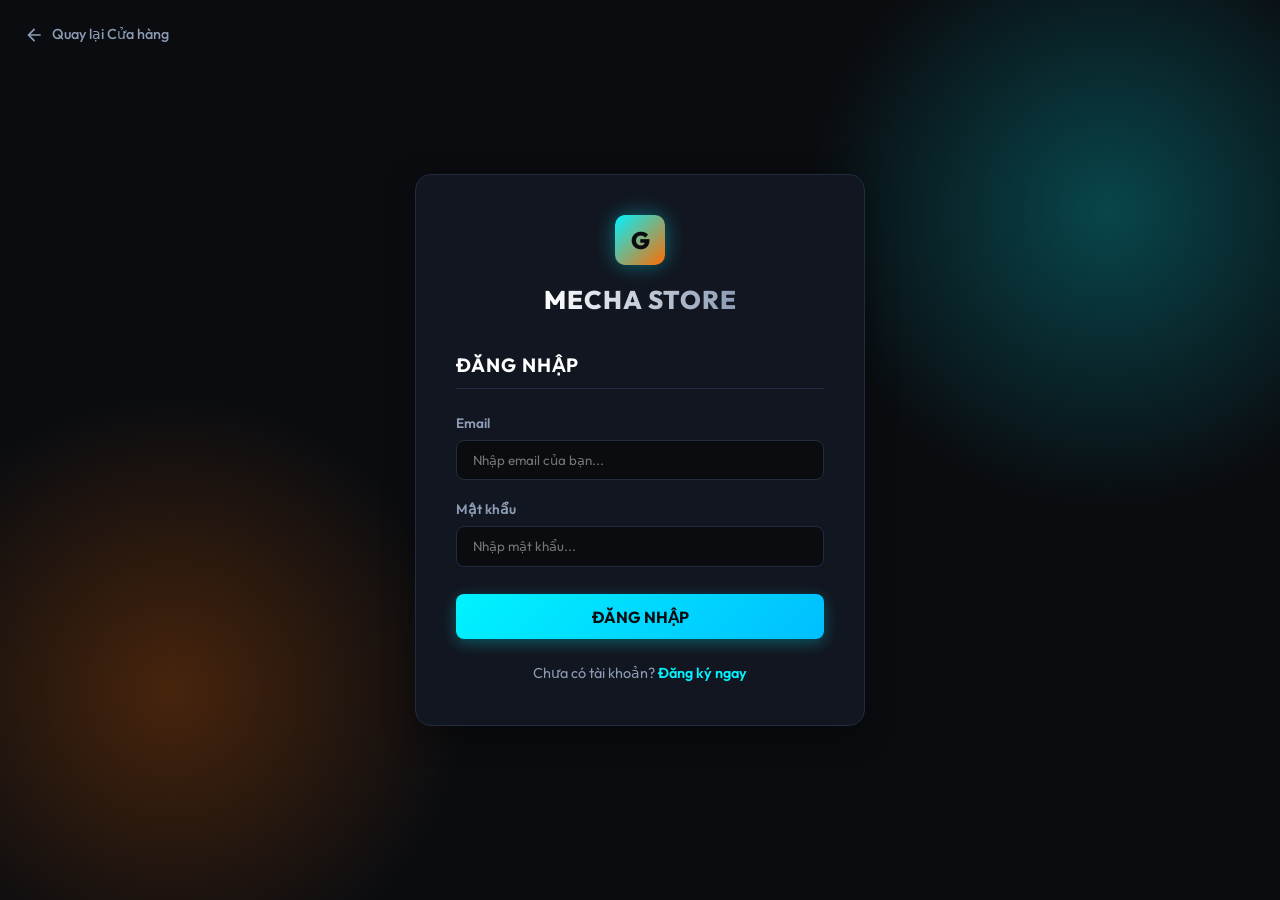
<file: prototype/login.html>
<!DOCTYPE html>
<html lang="vi">
<head>
    <meta charset="UTF-8">
    <meta name="viewport" content="width=device-width, initial-scale=1.0">
    <title>Đăng Nhập & Đăng Ký - Mecha Store A.I</title>
    <link rel="stylesheet" href="style.css">
    <style>
        .auth-page-container {
            min-height: 100vh;
            display: flex;
            align-items: center;
            justify-content: center;
            background-color: var(--bg-base);
            padding: 1.5rem;
            position: relative;
            overflow: hidden;
        }

        .auth-page-container::before {
            content: "";
            position: absolute;
            width: 600px;
            height: 600px;
            background: radial-gradient(circle, var(--accent-cyan-glow) 0%, transparent 70%);
            top: -10%;
            right: -10%;
            z-index: 1;
        }

        .auth-page-container::after {
            content: "";
            position: absolute;
            width: 600px;
            height: 600px;
            background: radial-gradient(circle, var(--accent-orange-glow) 0%, transparent 70%);
            bottom: -10%;
            left: -10%;
            z-index: 1;
        }

        .auth-card {
            background: var(--bg-surface);
            border: 1px solid var(--border-color);
            border-radius: 16px;
            padding: 2.5rem;
            width: 100%;
            max-width: 450px;
            box-shadow: 0 8px 32px 0 rgba(0, 0, 0, 0.4);
            position: relative;
            z-index: 10;
            backdrop-filter: blur(8px);
        }

        .auth-logo {
            display: flex;
            flex-direction: column;
            align-items: center;
            gap: 0.5rem;
            margin-bottom: 2rem;
            text-align: center;
        }

        .auth-logo-icon {
            width: 50px;
            height: 50px;
            background: linear-gradient(135deg, var(--accent-cyan), var(--accent-orange));
            border-radius: 10px;
            display: flex;
            align-items: center;
            justify-content: center;
            font-weight: 800;
            color: var(--bg-base);
            font-size: 1.5rem;
            box-shadow: 0 0 20px rgba(0, 243, 255, 0.4);
        }

        .auth-logo-title {
            font-size: 1.6rem;
            font-weight: 800;
            letter-spacing: 1px;
            background: linear-gradient(to right, #fff, var(--text-secondary));
            -webkit-background-clip: text;
            -webkit-text-fill-color: transparent;
            margin-top: 0.5rem;
        }

        .auth-title {
            font-size: 1.2rem;
            font-weight: 700;
            color: white;
            margin-bottom: 1.5rem;
            text-transform: uppercase;
            letter-spacing: 1px;
            border-bottom: 1px solid var(--border-color);
            padding-bottom: 0.5rem;
        }

        .auth-toggle-link {
            text-align: center;
            margin-top: 1.5rem;
            font-size: 0.9rem;
            color: var(--text-secondary);
        }

        .auth-toggle-link span {
            color: var(--accent-cyan);
            cursor: pointer;
            font-weight: 600;
            transition: var(--transition-smooth);
        }

        .auth-toggle-link span:hover {
            text-shadow: 0 0 8px var(--accent-cyan-glow);
        }

        .btn-auth-submit {
            width: 100%;
            background: linear-gradient(135deg, var(--accent-cyan), #00bfff);
            border: none;
            color: var(--bg-base);
            padding: 0.8rem;
            font-size: 1rem;
            font-weight: 700;
            border-radius: 8px;
            cursor: pointer;
            font-family: var(--font-outfit);
            transition: var(--transition-smooth);
            text-transform: uppercase;
            box-shadow: 0 4px 15px rgba(0, 243, 255, 0.3);
            margin-top: 0.5rem;
        }

        .btn-auth-submit:hover {
            transform: translateY(-2px);
            box-shadow: 0 6px 20px rgba(0, 243, 255, 0.5);
        }

        .back-to-home {
            position: absolute;
            top: 1.5rem;
            left: 1.5rem;
            color: var(--text-secondary);
            text-decoration: none;
            display: flex;
            align-items: center;
            gap: 0.5rem;
            font-weight: 500;
            font-size: 0.9rem;
            z-index: 20;
            transition: var(--transition-smooth);
        }

        .back-to-home:hover {
            color: var(--accent-cyan);
        }
    </style>
</head>
<body>

    <div class="auth-page-container">
        <!-- Back to Store Link -->
        <a href="index.html" class="back-to-home">
            <svg style="width:20px;height:20px;" viewBox="0 0 24 24" fill="currentColor">
                <path d="M20 11H7.83l5.59-5.59L12 4l-8 8 8 8 1.41-1.41L7.83 13H20v-2z"/>
            </svg>
            Quay lại Cửa hàng
        </a>

        <!-- Toast Container for Notifications -->
        <div id="toast-container" class="toast-container"></div>

        <!-- Auth Card -->
        <div class="auth-card">
            <div class="auth-logo">
                <div class="auth-logo-icon">G</div>
                <div class="auth-logo-title">MECHA STORE</div>
            </div>

            <!-- LOGIN FORM -->
            <div id="login-form-section">
                <h2 class="auth-title">Đăng Nhập</h2>
                <div class="form-group">
                    <label for="auth-email">Email</label>
                    <input type="email" id="auth-email" placeholder="Nhập email của bạn..." required>
                </div>
                <div class="form-group">
                    <label for="auth-password">Mật khẩu</label>
                    <input type="password" id="auth-password" placeholder="Nhập mật khẩu..." required>
                </div>
                <button class="btn-auth-submit" onclick="submitLoginPageLogin()">Đăng Nhập</button>
                <div class="auth-toggle-link">
                    Chưa có tài khoản? <span onclick="toggleAuthForms()">Đăng ký ngay</span>
                </div>
            </div>

            <!-- REGISTER FORM (Hidden initially) -->
            <div id="register-form-section" style="display: none;">
                <h2 class="auth-title">Đăng Ký Tài Khoản</h2>
                <div class="form-group">
                    <label for="reg-name">Họ và tên</label>
                    <input type="text" id="reg-name" placeholder="Nhập họ và tên..." required>
                </div>
                <div class="form-group">
                    <label for="reg-email">Email</label>
                    <input type="email" id="reg-email" placeholder="Nhập email đăng ký..." required>
                </div>
                <div class="form-group">
                    <label for="reg-password">Mật khẩu</label>
                    <input type="password" id="reg-password" placeholder="Tạo mật khẩu..." required>
                </div>
                <button class="btn-auth-submit" onclick="submitLoginPageRegister()">Đăng Ký</button>
                <div class="auth-toggle-link">
                    Đã có tài khoản? <span onclick="toggleAuthForms()">Đăng nhập ngay</span>
                </div>
            </div>
        </div>
    </div>

    <script>
        // Simulated Users matching index.html
        const SIMULATED_USERS = [
            { email: "admin@gmail.com", password: "admin", name: "Quản trị viên Mecha (Admin)", role: "Admin", id: 1 },
            { email: "customer@gmail.com", password: "user", name: "Nam Gundam (Khách hàng)", role: "Customer", id: 2 }
        ];

        // Apply theme from localStorage on load
        if (localStorage.getItem("gundam_theme_light") === "true") {
            document.body.classList.add("light-theme");
        }

        // Toggle Login vs Register
        function toggleAuthForms() {
            const loginSection = document.getElementById("login-form-section");
            const registerSection = document.getElementById("register-form-section");

            if (loginSection.style.display === "none") {
                loginSection.style.display = "block";
                registerSection.style.display = "none";
            } else {
                loginSection.style.display = "none";
                registerSection.style.display = "block";
            }
        }

        // Toast notification helper
        function showPageToast(message, type = "info") {
            const container = document.getElementById("toast-container");
            const toast = document.createElement("div");
            toast.className = `toast ${type === "success" ? "success" : ""}`;
            toast.innerHTML = `
                <svg style="width:20px;height:20px;" viewBox="0 0 24 24" fill="currentColor">
                    <path d="M12 2C6.48 2 2 6.48 2 12s4.48 10 10 10 10-4.48 10-10S17.52 2 12 2zm-2 15l-5-5 1.41-1.41L10 14.17l7.59-7.59L19 8l-9 9z"/>
                </svg>
                <span>${message}</span>
            `;
            container.appendChild(toast);
            setTimeout(() => {
                toast.style.opacity = '0';
                setTimeout(() => toast.remove(), 300);
            }, 3000);
        }

        // Handle Login Submission
        async function submitLoginPageLogin() {
            const email = document.getElementById("auth-email").value.trim();
            const pass = document.getElementById("auth-password").value;

            if (!email || !pass) {
                showPageToast("Vui lòng nhập đầy đủ email và mật khẩu!", "error");
                return;
            }

            const API_URL = `http://${window.location.hostname}:5000/api`;
            try {
                // Đăng nhập qua API C# thực tế
                const res = await fetch(`${API_URL}/auth/login`, {
                    method: "POST",
                    headers: { "Content-Type": "application/json" },
                    body: JSON.stringify({ email, password: pass })
                });
                
                if (res.ok) {
                    const data = await res.json();
                    const matchedUser = {
                        email: email,
                        name: data.fullName || "Người dùng",
                        role: data.role || "Customer",
                        token: data.token,
                        phone: "0905377495", // Số điện thoại mẫu để xác thực
                        address: "123 Trường Chinh, Q. Tân Bình, TP.HCM"
                    };
                    localStorage.setItem("gundam_current_user", JSON.stringify(matchedUser));
                    showPageToast("Đăng nhập thành công! Đang chuyển hướng...", "success");
                    setTimeout(() => {
                        window.location.href = "index.html";
                    }, 1000);
                    return;
                } else {
                    const errMsg = await res.text();
                    showPageToast(errMsg || "Đăng nhập thất bại!", "error");
                    return;
                }
            } catch (err) {
                console.log("C# Auth API offline, dùng tài khoản Local.");
            }

            // Fallback: Tìm trong SIMULATED_USERS hoặc LocalStorage đăng ký offline
            const user = SIMULATED_USERS.find(u => u.email === email && u.password === pass);
            let localUsers = localStorage.getItem("gundam_registered_users")
                ? JSON.parse(localStorage.getItem("gundam_registered_users"))
                : [];
            
            const localUser = localUsers.find(u => u.email === email && u.password === pass);
            const matchedUser = user || localUser;

            if (matchedUser) {
                localStorage.setItem("gundam_current_user", JSON.stringify(matchedUser));
                showPageToast("Đăng nhập Offline thành công! Đang chuyển hướng...", "success");
                setTimeout(() => {
                    window.location.href = "index.html";
                }, 1000);
            } else {
                showPageToast("Sai Email hoặc Mật khẩu đăng nhập!", "error");
            }
        }

        // Handle Register Submission
        async function submitLoginPageRegister() {
            const name = document.getElementById("reg-name").value.trim();
            const email = document.getElementById("reg-email").value.trim();
            const pass = document.getElementById("reg-password").value;

            if (!name || !email || !pass) {
                showPageToast("Vui lòng điền đầy đủ các thông tin!", "error");
                return;
            }

            const API_URL = `http://${window.location.hostname}:5000/api`;
            try {
                // Đăng ký qua API C# thực tế
                const res = await fetch(`${API_URL}/auth/register`, {
                    method: "POST",
                    headers: { "Content-Type": "application/json" },
                    body: JSON.stringify({
                        email: email,
                        password: pass,
                        fullName: name,
                        address: "Chưa cập nhật",
                        phoneNumber: "Chưa cập nhật"
                    })
                });
                
                if (res.ok) {
                    showPageToast("Đăng ký thành công! Vui lòng đăng nhập.", "success");
                    toggleAuthMode(); // Chuyển sang màn hình đăng nhập
                    return;
                } else {
                    const errMsg = await res.text();
                    showPageToast(errMsg || "Đăng ký thất bại!", "error");
                    return;
                }
            } catch (err) {
                console.log("C# Auth API offline, đăng ký Local.");
            }

            // Fallback: Đăng ký offline lưu ở LocalStorage
            let localUsers = localStorage.getItem("gundam_registered_users")
                ? JSON.parse(localStorage.getItem("gundam_registered_users"))
                : [];

            if (SIMULATED_USERS.some(u => u.email === email) || localUsers.some(u => u.email === email)) {
                showPageToast("Email này đã tồn tại trên hệ thống!", "error");
                return;
            }

            const newUser = {
                id: Date.now(),
                email: email,
                password: pass,
                name: name,
                role: "Customer"
            };

            localUsers.push(newUser);
            localStorage.setItem("gundam_registered_users", JSON.stringify(localUsers));
            
            showPageToast("Đăng ký Offline thành công! Đang tự động đăng nhập...", "success");
            localStorage.setItem("gundam_current_user", JSON.stringify(newUser));
            
            setTimeout(() => {
                window.location.href = "index.html";
            }, 1000);
        }
    </script>
</body>
</html>
</file>
<file: prototype/style.css>
@import url('https://fonts.googleapis.com/css2?family=Outfit:wght@300;400;500;600;700;800&display=swap');

:root {
    --bg-base: #0a0c10;
    --bg-surface: #121620;
    --bg-surface-glow: #1a2030;
    --border-color: #222b40;
    --text-primary: #f0f4f9;
    --text-secondary: #8c9cb5;
    --accent-cyan: #00f3ff;
    --accent-cyan-glow: rgba(0, 243, 255, 0.25);
    --accent-orange: #ff6c00;
    --accent-orange-glow: rgba(255, 108, 0, 0.25);
    --accent-green: #39ff14;
    --glass-bg: rgba(18, 22, 32, 0.7);
    --glass-border: rgba(255, 255, 255, 0.05);
    --font-outfit: 'Outfit', sans-serif;
    --transition-smooth: all 0.3s cubic-bezier(0.4, 0, 0.2, 1);
    --shadow-neon: 0 0 15px var(--accent-cyan-glow);
}

body.light-theme {
    --bg-base: #f4f6fa;
    --bg-surface: #ffffff;
    --bg-surface-glow: #e8ecf5;
    --border-color: #d0d7de;
    --text-primary: #0a0c10;
    --text-secondary: #57606a;
    --glass-bg: rgba(255, 255, 255, 0.8);
    --glass-border: rgba(0, 0, 0, 0.05);
    --accent-cyan-glow: rgba(0, 243, 255, 0.15);
}

* {
    box-sizing: border-box;
    margin: 0;
    padding: 0;
}

body {
    background-color: var(--bg-base);
    color: var(--text-primary);
    font-family: var(--font-outfit);
    line-height: 1.5;
    overflow-x: hidden;
    transition: background-color 0.3s ease, color 0.3s ease;
}

/* Scrollbar styling */
::-webkit-scrollbar {
    width: 8px;
}
::-webkit-scrollbar-track {
    background: var(--bg-base);
}
::-webkit-scrollbar-thumb {
    background: var(--border-color);
    border-radius: 4px;
}
::-webkit-scrollbar-thumb:hover {
    background: var(--accent-cyan);
}

/* Layout container */
.app-container {
    display: flex;
    flex-direction: column;
    min-height: 100vh;
}

/* Header & Navigation */
header {
    background: var(--glass-bg);
    backdrop-filter: blur(12px);
    border-bottom: 1px solid var(--border-color);
    position: sticky;
    top: 0;
    z-index: 100;
    padding: 0.8rem 2rem;
}

.nav-container {
    max-width: 1400px;
    margin: 0 auto;
    display: flex;
    justify-content: space-between;
    align-items: center;
}

.logo-section {
    display: flex;
    align-items: center;
    gap: 0.8rem;
    cursor: pointer;
}

.logo-icon {
    width: 40px;
    height: 40px;
    background: linear-gradient(135deg, var(--accent-cyan), var(--accent-orange));
    border-radius: 8px;
    display: flex;
    align-items: center;
    justify-content: center;
    font-weight: 800;
    color: var(--bg-base);
    font-size: 1.2rem;
    box-shadow: 0 0 15px rgba(0, 243, 255, 0.4);
}

.logo-text h1 {
    font-size: 1.4rem;
    font-weight: 800;
    letter-spacing: 1px;
    background: linear-gradient(to right, #fff, var(--text-secondary));
    -webkit-background-clip: text;
    -webkit-text-fill-color: transparent;
}

.logo-text span {
    font-size: 0.75rem;
    color: var(--accent-cyan);
    letter-spacing: 2px;
    text-transform: uppercase;
    display: block;
    margin-top: -3px;
}

.search-bar-container {
    flex: 1;
    max-width: 600px;
    margin: 0 2rem;
    position: relative;
}

.search-input-wrapper {
    position: relative;
    width: 100%;
}

.search-input-wrapper input {
    width: 100%;
    background: rgba(10, 12, 16, 0.8);
    border: 1px solid var(--border-color);
    padding: 0.7rem 3rem 0.7rem 1.2rem;
    border-radius: 30px;
    color: var(--text-primary);
    font-family: var(--font-outfit);
    font-size: 0.95rem;
    transition: var(--transition-smooth);
}

.search-input-wrapper input:focus {
    outline: none;
    border-color: var(--accent-cyan);
    box-shadow: var(--shadow-neon);
}

.search-actions {
    position: absolute;
    right: 12px;
    top: 50%;
    transform: translateY(-50%);
    display: flex;
    gap: 0.5rem;
    align-items: center;
}

.search-btn, .visual-search-trigger {
    background: transparent;
    border: none;
    cursor: pointer;
    color: var(--text-secondary);
    font-size: 1.1rem;
    display: flex;
    align-items: center;
    justify-content: center;
    padding: 4px;
    border-radius: 50%;
    transition: var(--transition-smooth);
}

.visual-search-trigger {
    color: var(--accent-cyan);
}

.visual-search-trigger:hover {
    background: rgba(0, 243, 255, 0.1);
    transform: scale(1.1);
}

.search-btn:hover {
    color: var(--text-primary);
}

.nav-actions {
    display: flex;
    gap: 1.5rem;
    align-items: center;
}

.nav-link {
    color: var(--text-secondary);
    text-decoration: none;
    font-weight: 500;
    font-size: 0.95rem;
    transition: var(--transition-smooth);
    cursor: pointer;
}

.nav-link:hover, .nav-link.active {
    color: var(--accent-cyan);
}

.cart-icon-wrapper {
    position: relative;
    cursor: pointer;
    display: flex;
    align-items: center;
    justify-content: center;
    width: 40px;
    height: 40px;
    border-radius: 50%;
    background: rgba(255, 255, 255, 0.03);
    border: 1px solid var(--border-color);
    transition: var(--transition-smooth);
}

.cart-icon-wrapper:hover {
    background: rgba(0, 243, 255, 0.05);
    border-color: var(--accent-cyan);
}

.cart-count {
    position: absolute;
    top: -5px;
    right: -5px;
    background: var(--accent-orange);
    color: white;
    font-size: 0.75rem;
    font-weight: 700;
    width: 18px;
    height: 18px;
    border-radius: 50%;
    display: flex;
    align-items: center;
    justify-content: center;
}

/* Main layouts */
main {
    flex: 1;
    max-width: 1400px;
    width: 100%;
    margin: 0 auto;
    padding: 2rem;
    display: grid;
    grid-template-columns: 280px 1fr;
    gap: 2rem;
}

/* Main full width for Admin or checkout */
main.full-width {
    grid-template-columns: 1fr;
}

/* Sidebar filtering */
.filter-sidebar {
    background: var(--bg-surface);
    border: 1px solid var(--border-color);
    border-radius: 12px;
    padding: 1.5rem;
    height: fit-content;
    position: sticky;
    top: 90px;
}

.sidebar-title {
    font-size: 1.2rem;
    font-weight: 700;
    margin-bottom: 1.5rem;
    border-bottom: 1px solid var(--border-color);
    padding-bottom: 0.8rem;
    color: #fff;
    display: flex;
    justify-content: space-between;
    align-items: center;
}

.clear-filter-btn {
    font-size: 0.75rem;
    color: var(--accent-orange);
    cursor: pointer;
    background: none;
    border: none;
    font-weight: 600;
}

.filter-group {
    margin-bottom: 1.5rem;
}

.filter-group-title {
    font-size: 0.9rem;
    font-weight: 600;
    text-transform: uppercase;
    letter-spacing: 1px;
    color: var(--text-secondary);
    margin-bottom: 0.8rem;
}

.filter-options {
    display: flex;
    flex-direction: column;
    gap: 0.6rem;
}

.filter-option {
    display: flex;
    align-items: center;
    gap: 0.6rem;
    cursor: pointer;
    font-size: 0.9rem;
    color: var(--text-primary);
}

.filter-option input[type="checkbox"] {
    appearance: none;
    width: 16px;
    height: 16px;
    border: 1px solid var(--border-color);
    border-radius: 4px;
    outline: none;
    background: var(--bg-base);
    cursor: pointer;
    position: relative;
}

.filter-option input[type="checkbox"]:checked {
    border-color: var(--accent-cyan);
    background: rgba(0, 243, 255, 0.1);
}

.filter-option input[type="checkbox"]:checked::after {
    content: "✓";
    font-size: 0.7rem;
    color: var(--accent-cyan);
    position: absolute;
    top: 50%;
    left: 50%;
    transform: translate(-50%, -50%);
    font-weight: bold;
}

/* Banner section */
.promo-banner {
    background: linear-gradient(135deg, rgba(18, 22, 32, 0.95), rgba(10, 12, 16, 0.95)), url('data:image/svg+xml;utf8,<svg xmlns="http://www.w3.org/2000/svg" width="100" height="100" viewBox="0 0 100 100"><rect fill="none" width="100" height="100"/><path stroke="%23222b40" stroke-width="0.5" fill="none" d="M0 0 l100 100 M100 0 l-100 100"/></svg>');
    border: 1px solid var(--border-color);
    border-radius: 16px;
    padding: 2rem;
    margin-bottom: 2rem;
    position: relative;
    overflow: hidden;
    display: flex;
    justify-content: space-between;
    align-items: center;
    box-shadow: 0 8px 32px 0 rgba(0, 0, 0, 0.3);
}

.promo-banner::before {
    content: "";
    position: absolute;
    top: -50%;
    left: -20%;
    width: 500px;
    height: 500px;
    background: radial-gradient(circle, var(--accent-cyan-glow) 0%, transparent 70%);
    z-index: 1;
}

.banner-content {
    position: relative;
    z-index: 2;
    max-width: 60%;
}

.banner-badge {
    background: rgba(0, 243, 255, 0.1);
    color: var(--accent-cyan);
    padding: 0.3rem 0.8rem;
    border-radius: 20px;
    font-size: 0.8rem;
    font-weight: 700;
    letter-spacing: 1px;
    text-transform: uppercase;
    display: inline-block;
    margin-bottom: 0.8rem;
    border: 1px solid rgba(0, 243, 255, 0.2);
}

.banner-title {
    font-size: 2.2rem;
    font-weight: 800;
    margin-bottom: 0.5rem;
    line-height: 1.2;
}

.banner-desc {
    color: var(--text-secondary);
    font-size: 1rem;
}

/* Product list area */
.products-container {
    display: flex;
    flex-direction: column;
}

.products-header {
    display: flex;
    justify-content: space-between;
    align-items: center;
    margin-bottom: 1.5rem;
}

.product-count {
    color: var(--text-secondary);
    font-size: 0.95rem;
}

.sort-select {
    background: var(--bg-surface);
    border: 1px solid var(--border-color);
    color: var(--text-primary);
    padding: 0.5rem 1rem;
    border-radius: 8px;
    font-family: var(--font-outfit);
    outline: none;
    cursor: pointer;
}

.products-grid {
    display: grid;
    grid-template-columns: repeat(auto-fill, minmax(250px, 1fr));
    gap: 1.5rem;
}

/* Product Card */
.product-card {
    background: var(--bg-surface);
    border: 1px solid var(--border-color);
    border-radius: 12px;
    overflow: hidden;
    transition: var(--transition-smooth);
    display: flex;
    flex-direction: column;
    position: relative;
}

.product-card:hover {
    transform: translateY(-5px);
    border-color: var(--accent-cyan);
    box-shadow: 0 10px 25px rgba(0, 243, 255, 0.15);
}

.card-tag {
    position: absolute;
    top: 10px;
    left: 10px;
    background: rgba(10, 12, 16, 0.85);
    border: 1px solid var(--accent-cyan);
    color: var(--accent-cyan);
    padding: 0.2rem 0.6rem;
    border-radius: 4px;
    font-size: 0.75rem;
    font-weight: 700;
    z-index: 10;
}

.card-img-wrapper {
    aspect-ratio: 1;
    overflow: hidden;
    position: relative;
    background: #191f2d;
    display: flex;
    align-items: center;
    justify-content: center;
}

.card-img-wrapper img {
    width: 100%;
    height: 100%;
    object-fit: cover;
    transition: var(--transition-smooth);
}

.product-card:hover .card-img-wrapper img {
    transform: scale(1.08);
}

.card-body {
    padding: 1.2rem;
    display: flex;
    flex-direction: column;
    flex: 1;
}

.card-meta {
    font-size: 0.75rem;
    color: var(--text-secondary);
    margin-bottom: 0.4rem;
    display: flex;
    justify-content: space-between;
}

.card-title {
    font-size: 1rem;
    font-weight: 600;
    margin-bottom: 0.6rem;
    color: #fff;
    line-height: 1.4;
    display: -webkit-box;
    -webkit-line-clamp: 2;
    -webkit-box-orient: vertical;
    overflow: hidden;
    height: 2.8rem;
}

.card-footer {
    display: flex;
    justify-content: space-between;
    align-items: center;
    margin-top: auto;
    padding-top: 0.8rem;
    border-top: 1px solid rgba(255, 255, 255, 0.05);
}

.card-price {
    font-size: 1.15rem;
    font-weight: 700;
    color: var(--accent-orange);
}

.add-to-cart-btn {
    background: rgba(0, 243, 255, 0.1);
    color: var(--accent-cyan);
    border: 1px solid var(--accent-cyan);
    padding: 0.4rem 0.8rem;
    border-radius: 8px;
    font-family: var(--font-outfit);
    font-weight: 600;
    cursor: pointer;
    transition: var(--transition-smooth);
    display: flex;
    align-items: center;
    gap: 0.4rem;
}

.add-to-cart-btn:hover {
    background: var(--accent-cyan);
    color: var(--bg-base);
    box-shadow: 0 0 10px rgba(0, 243, 255, 0.4);
}

/* Chatbot Floating Widget */
.ai-chatbot-widget {
    position: fixed;
    bottom: 2rem;
    right: 2rem;
    z-index: 1000;
}

.chat-trigger-btn {
    width: 60px;
    height: 60px;
    border-radius: 50%;
    background: linear-gradient(135deg, var(--accent-cyan), #0077ff);
    border: none;
    cursor: pointer;
    display: flex;
    align-items: center;
    justify-content: center;
    box-shadow: 0 5px 25px rgba(0, 243, 255, 0.4);
    transition: var(--transition-smooth);
    position: relative;
}

.chat-trigger-btn:hover {
    transform: scale(1.1) rotate(5deg);
    box-shadow: 0 8px 30px rgba(0, 243, 255, 0.6);
}

.chat-trigger-btn svg {
    width: 28px;
    height: 28px;
    fill: var(--bg-base);
}

.chat-badge {
    position: absolute;
    top: -3px;
    right: -3px;
    background: var(--accent-orange);
    color: white;
    font-size: 0.7rem;
    font-weight: 700;
    padding: 2px 6px;
    border-radius: 10px;
    border: 2px solid var(--bg-base);
}

.chat-window {
    position: absolute;
    bottom: 75px;
    right: 0;
    width: 380px;
    height: 500px;
    background: var(--bg-surface);
    border: 1px solid var(--border-color);
    border-radius: 16px;
    display: flex;
    flex-direction: column;
    overflow: hidden;
    box-shadow: 0 15px 40px rgba(0, 0, 0, 0.5);
    opacity: 0;
    transform: translateY(20px) scale(0.95);
    pointer-events: none;
    transition: all 0.3s cubic-bezier(0.4, 0, 0.2, 1);
}

.chat-window.active {
    opacity: 1;
    transform: translateY(0) scale(1);
    pointer-events: all;
}

.chat-header {
    background: linear-gradient(135deg, rgba(18, 22, 32, 0.95), rgba(10, 12, 16, 0.95));
    border-bottom: 1px solid var(--border-color);
    padding: 1rem;
    display: flex;
    justify-content: space-between;
    align-items: center;
}

.chat-header-info {
    display: flex;
    align-items: center;
    gap: 0.6rem;
}

.chat-bot-avatar {
    width: 32px;
    height: 32px;
    border-radius: 50%;
    background: var(--accent-cyan);
    display: flex;
    align-items: center;
    justify-content: center;
    font-weight: bold;
    color: var(--bg-base);
}

.chat-bot-status h3 {
    font-size: 0.95rem;
    font-weight: 700;
}

.chat-bot-status span {
    font-size: 0.7rem;
    color: var(--accent-green);
    display: flex;
    align-items: center;
    gap: 3px;
}

.chat-bot-status span::before {
    content: "";
    width: 6px;
    height: 6px;
    border-radius: 50%;
    background: var(--accent-green);
    display: inline-block;
}

.close-chat-btn {
    background: none;
    border: none;
    color: var(--text-secondary);
    cursor: pointer;
    font-size: 1.2rem;
    transition: var(--transition-smooth);
}

.close-chat-btn:hover {
    color: white;
}

.chat-messages {
    flex: 1;
    padding: 1rem;
    overflow-y: auto;
    display: flex;
    flex-direction: column;
    gap: 1rem;
    background: rgba(10, 12, 16, 0.5);
}

.msg {
    max-width: 80%;
    padding: 0.8rem 1rem;
    border-radius: 12px;
    font-size: 0.9rem;
    line-height: 1.4;
    word-break: break-word;
}

.msg.incoming {
    background: var(--bg-surface-glow);
    color: var(--text-primary);
    align-self: flex-start;
    border-bottom-left-radius: 4px;
}

.msg.outgoing {
    background: var(--accent-cyan);
    color: var(--bg-base);
    align-self: flex-end;
    font-weight: 500;
    border-bottom-right-radius: 4px;
}

.chat-suggested-questions {
    display: flex;
    gap: 0.5rem;
    flex-wrap: wrap;
    padding: 0.5rem 1rem;
    border-top: 1px solid var(--border-color);
    background: var(--bg-surface);
}

.suggested-q-btn {
    background: var(--bg-base);
    border: 1px solid var(--border-color);
    color: var(--accent-cyan);
    padding: 0.3rem 0.6rem;
    border-radius: 12px;
    font-size: 0.75rem;
    cursor: pointer;
    font-family: var(--font-outfit);
    transition: var(--transition-smooth);
}

.suggested-q-btn:hover {
    border-color: var(--accent-cyan);
    background: rgba(0, 243, 255, 0.05);
}

.chat-input-area {
    padding: 1rem;
    border-top: 1px solid var(--border-color);
    background: var(--bg-surface);
    display: flex;
    gap: 0.5rem;
}

.chat-input-area input {
    flex: 1;
    background: var(--bg-base);
    border: 1px solid var(--border-color);
    color: var(--text-primary);
    padding: 0.7rem 1rem;
    border-radius: 8px;
    font-family: var(--font-outfit);
    outline: none;
}

.chat-input-area input:focus {
    border-color: var(--accent-cyan);
}

.send-chat-btn {
    background: var(--accent-cyan);
    border: none;
    width: 40px;
    height: 40px;
    border-radius: 8px;
    cursor: pointer;
    display: flex;
    align-items: center;
    justify-content: center;
    color: var(--bg-base);
    transition: var(--transition-smooth);
}

.send-chat-btn:hover {
    background: #00d4ff;
    box-shadow: 0 0 8px rgba(0, 243, 255, 0.4);
}

/* Modals & Dialogs */
.modal {
    position: fixed;
    top: 0;
    left: 0;
    width: 100vw;
    height: 100vh;
    background: rgba(10, 12, 16, 0.85);
    backdrop-filter: blur(8px);
    z-index: 1000;
    display: flex;
    align-items: center;
    justify-content: center;
    opacity: 0;
    pointer-events: none;
    transition: var(--transition-smooth);
}

.modal.active {
    opacity: 1;
    pointer-events: all;
}

.modal-content {
    background: var(--bg-surface);
    border: 1px solid var(--border-color);
    border-radius: 16px;
    width: 90%;
    max-width: 800px;
    max-height: 85vh;
    overflow-y: auto;
    position: relative;
    box-shadow: 0 20px 50px rgba(0, 0, 0, 0.6);
    display: flex;
    flex-direction: column;
}

.modal-close-btn {
    position: absolute;
    top: 1rem;
    right: 1rem;
    background: none;
    border: none;
    font-size: 1.5rem;
    color: var(--text-secondary);
    cursor: pointer;
    z-index: 10;
}

.modal-close-btn:hover {
    color: white;
}

/* Product details in modal */
.product-detail-layout {
    display: grid;
    grid-template-columns: 1fr 1.2fr;
    gap: 2rem;
    padding: 2.5rem;
}

.product-detail-img {
    aspect-ratio: 1;
    background: #191f2d;
    border-radius: 12px;
    overflow: hidden;
    border: 1px solid var(--border-color);
}

.product-detail-img img {
    width: 100%;
    height: 100%;
    object-fit: cover;
}

.product-detail-info {
    display: flex;
    flex-direction: column;
}

.detail-series {
    color: var(--accent-cyan);
    font-size: 0.85rem;
    font-weight: 700;
    letter-spacing: 1px;
    text-transform: uppercase;
    margin-bottom: 0.4rem;
}

.detail-title {
    font-size: 1.8rem;
    font-weight: 800;
    margin-bottom: 0.8rem;
    line-height: 1.2;
}

.detail-specs-grid {
    display: grid;
    grid-template-columns: 1fr 1fr;
    gap: 0.8rem;
    background: var(--bg-base);
    border: 1px solid var(--border-color);
    padding: 1rem;
    border-radius: 8px;
    margin-bottom: 1.2rem;
    font-size: 0.9rem;
}

.spec-item span:first-child {
    color: var(--text-secondary);
    display: block;
    font-size: 0.75rem;
    text-transform: uppercase;
}

.spec-item span:last-child {
    font-weight: 600;
    color: white;
}

.detail-price {
    font-size: 2rem;
    font-weight: 800;
    color: var(--accent-orange);
    margin-bottom: 1.5rem;
}

.action-buttons {
    display: flex;
    gap: 1rem;
    margin-bottom: 1.5rem;
}

.btn-primary {
    flex: 1;
    background: var(--accent-cyan);
    color: var(--bg-base);
    border: none;
    padding: 0.8rem 1.5rem;
    border-radius: 8px;
    font-family: var(--font-outfit);
    font-weight: 700;
    cursor: pointer;
    transition: var(--transition-smooth);
    font-size: 1rem;
    text-align: center;
}

.btn-primary:hover {
    background: #00d4ff;
    box-shadow: 0 0 15px rgba(0, 243, 255, 0.4);
}

/* Cross selling section in details */
.cross-sell-section {
    margin-top: 1.5rem;
    border-top: 1px solid var(--border-color);
    padding-top: 1.5rem;
}

.cross-sell-title {
    font-size: 0.95rem;
    font-weight: 700;
    margin-bottom: 0.8rem;
    color: #fff;
    display: flex;
    align-items: center;
    gap: 0.5rem;
}

.cross-sell-title span {
    font-size: 0.75rem;
    background: rgba(255, 108, 0, 0.1);
    color: var(--accent-orange);
    padding: 2px 6px;
    border-radius: 4px;
    border: 1px solid rgba(255, 108, 0, 0.2);
}

.cross-sell-grid {
    display: grid;
    grid-template-columns: repeat(2, 1fr);
    gap: 0.8rem;
}

.cross-sell-item {
    background: var(--bg-base);
    border: 1px solid var(--border-color);
    padding: 0.6rem;
    border-radius: 8px;
    display: flex;
    align-items: center;
    gap: 0.6rem;
    cursor: pointer;
    transition: var(--transition-smooth);
}

.cross-sell-item:hover {
    border-color: var(--accent-cyan);
}

.cross-sell-img {
    width: 45px;
    height: 45px;
    border-radius: 4px;
    overflow: hidden;
    background: #191f2d;
}

.cross-sell-img img {
    width: 100%;
    height: 100%;
    object-fit: cover;
}

.cross-sell-info {
    flex: 1;
}

.cross-sell-name {
    font-size: 0.8rem;
    font-weight: 600;
    color: white;
    white-space: nowrap;
    overflow: hidden;
    text-overflow: ellipsis;
    max-width: 160px;
}

.cross-sell-price {
    font-size: 0.75rem;
    color: var(--accent-orange);
    font-weight: 700;
}

/* Visual Search Modal content */
.visual-search-layout {
    padding: 2rem;
    text-align: center;
}

.upload-zone {
    border: 2px dashed var(--border-color);
    border-radius: 12px;
    padding: 3rem 2rem;
    cursor: pointer;
    transition: var(--transition-smooth);
    background: var(--bg-base);
    margin-bottom: 1.5rem;
    position: relative;
    overflow: hidden;
}

.upload-zone:hover {
    border-color: var(--accent-cyan);
    background: rgba(0, 243, 255, 0.02);
}

.upload-icon {
    font-size: 3rem;
    color: var(--accent-cyan);
    margin-bottom: 1rem;
}

.upload-text h3 {
    font-size: 1.1rem;
    margin-bottom: 0.5rem;
}

.upload-text p {
    font-size: 0.85rem;
    color: var(--text-secondary);
}

.upload-preview {
    display: none;
    max-width: 250px;
    max-height: 250px;
    margin: 0 auto 1.5rem auto;
    border-radius: 8px;
    overflow: hidden;
    border: 1px solid var(--border-color);
}

.upload-preview img {
    width: 100%;
    height: 100%;
    object-fit: contain;
}

.analyzing-overlay {
    display: none;
    flex-direction: column;
    align-items: center;
    justify-content: center;
    gap: 1rem;
    margin: 1.5rem 0;
}

.spinner {
    width: 40px;
    height: 40px;
    border: 3px solid rgba(0, 243, 255, 0.1);
    border-top: 3px solid var(--accent-cyan);
    border-radius: 50%;
    animation: spin 1s linear infinite;
}

.scan-line {
    position: absolute;
    width: 100%;
    height: 3px;
    background: linear-gradient(to right, transparent, var(--accent-cyan), transparent);
    top: 0;
    left: 0;
    box-shadow: 0 0 10px var(--accent-cyan);
    animation: scan 2s linear infinite;
    display: none;
}

/* Sample images for visual search */
.sample-images-container {
    margin-top: 1.5rem;
    text-align: left;
}

.sample-images-title {
    font-size: 0.9rem;
    font-weight: 600;
    color: var(--text-secondary);
    margin-bottom: 0.8rem;
}

.sample-images-grid {
    display: grid;
    grid-template-columns: repeat(4, 1fr);
    gap: 0.8rem;
}

.sample-img-item {
    aspect-ratio: 1;
    border-radius: 6px;
    overflow: hidden;
    border: 1px solid var(--border-color);
    cursor: pointer;
    transition: var(--transition-smooth);
    background: #191f2d;
    position: relative;
}

.sample-img-item:hover {
    border-color: var(--accent-cyan);
    transform: scale(1.05);
}

.sample-img-item img {
    width: 100%;
    height: 100%;
    object-fit: cover;
}

.sample-img-label {
    position: absolute;
    bottom: 0;
    left: 0;
    right: 0;
    background: rgba(10, 12, 16, 0.8);
    font-size: 0.7rem;
    padding: 2px 4px;
    text-align: center;
    color: var(--accent-cyan);
}

/* Cart & Checkout Views */
.cart-layout {
    display: grid;
    grid-template-columns: 1.7fr 1fr;
    gap: 2rem;
}

.cart-items-container {
    background: var(--bg-surface);
    border: 1px solid var(--border-color);
    border-radius: 12px;
    padding: 1.5rem;
}

.cart-item {
    display: flex;
    align-items: center;
    gap: 1.2rem;
    padding: 1rem 0;
    border-bottom: 1px solid rgba(255, 255, 255, 0.05);
}

.cart-item:last-child {
    border-bottom: none;
}

.cart-item-img {
    width: 80px;
    height: 80px;
    border-radius: 8px;
    overflow: hidden;
    background: #191f2d;
    border: 1px solid var(--border-color);
}

.cart-item-img img {
    width: 100%;
    height: 100%;
    object-fit: cover;
}

.cart-item-details {
    flex: 1;
}

.cart-item-name {
    font-weight: 600;
    color: white;
    font-size: 1rem;
    margin-bottom: 0.3rem;
}

.cart-item-meta {
    font-size: 0.8rem;
    color: var(--text-secondary);
}

.cart-item-actions {
    display: flex;
    align-items: center;
    gap: 1.5rem;
}

.qty-control {
    display: flex;
    align-items: center;
    border: 1px solid var(--border-color);
    border-radius: 6px;
    background: var(--bg-base);
    overflow: hidden;
}

.qty-btn {
    background: none;
    border: none;
    color: var(--text-primary);
    width: 28px;
    height: 28px;
    cursor: pointer;
    font-size: 1rem;
    transition: var(--transition-smooth);
}

.qty-btn:hover {
    background: rgba(255, 255, 255, 0.05);
    color: var(--accent-cyan);
}

.qty-val {
    width: 32px;
    text-align: center;
    font-size: 0.9rem;
    font-weight: 600;
}

.cart-item-price {
    font-weight: 700;
    color: var(--accent-orange);
    font-size: 1.1rem;
    min-width: 100px;
    text-align: right;
}

.remove-cart-item {
    background: none;
    border: none;
    color: var(--text-secondary);
    cursor: pointer;
    font-size: 1.2rem;
    transition: var(--transition-smooth);
}

.remove-cart-item:hover {
    color: #ff3b30;
}

.cart-summary {
    background: var(--bg-surface);
    border: 1px solid var(--border-color);
    border-radius: 12px;
    padding: 1.5rem;
    height: fit-content;
}

.summary-row {
    display: flex;
    justify-content: space-between;
    margin-bottom: 1rem;
    font-size: 0.95rem;
    color: var(--text-secondary);
}

.summary-row.total {
    border-top: 1px solid var(--border-color);
    padding-top: 1rem;
    font-size: 1.3rem;
    font-weight: 800;
    color: white;
}

.summary-row.total span:last-child {
    color: var(--accent-orange);
}

/* Admin Dashboard */
.admin-grid {
    display: grid;
    grid-template-columns: 220px 1fr;
    gap: 2rem;
}

.admin-nav {
    background: var(--bg-surface);
    border: 1px solid var(--border-color);
    border-radius: 12px;
    padding: 1rem;
    display: flex;
    flex-direction: column;
    gap: 0.5rem;
    height: fit-content;
}

.admin-nav-item {
    padding: 0.8rem 1rem;
    border-radius: 8px;
    color: var(--text-secondary);
    cursor: pointer;
    font-weight: 600;
    transition: var(--transition-smooth);
}

.admin-nav-item:hover, .admin-nav-item.active {
    background: rgba(0, 243, 255, 0.05);
    color: var(--accent-cyan);
}

.admin-content {
    background: var(--bg-surface);
    border: 1px solid var(--border-color);
    border-radius: 12px;
    padding: 2rem;
}

.dashboard-stats {
    display: grid;
    grid-template-columns: repeat(4, 1fr);
    gap: 1.2rem;
    margin-bottom: 2rem;
}

.stat-card {
    background: var(--bg-base);
    border: 1px solid var(--border-color);
    border-radius: 10px;
    padding: 1.2rem;
}

.stat-val {
    font-size: 1.8rem;
    font-weight: 800;
    color: white;
    margin: 0.2rem 0;
}

.stat-label {
    font-size: 0.8rem;
    color: var(--text-secondary);
    text-transform: uppercase;
    letter-spacing: 0.5px;
}

.admin-table-container {
    overflow-x: auto;
}

.admin-table {
    width: 100%;
    border-collapse: collapse;
    margin-top: 1rem;
    font-size: 0.9rem;
}

.admin-table th, .admin-table td {
    padding: 0.8rem 1rem;
    text-align: left;
    border-bottom: 1px solid rgba(255, 255, 255, 0.05);
}

.admin-table th {
    font-weight: 600;
    color: var(--text-secondary);
    background: rgba(255, 255, 255, 0.02);
}

.admin-table tr:hover {
    background: rgba(255, 255, 255, 0.01);
}

.badge {
    padding: 2px 8px;
    border-radius: 4px;
    font-size: 0.75rem;
    font-weight: 600;
}

.badge.pending { background: rgba(255, 165, 0, 0.15); color: orange; }
.badge.shipping { background: rgba(0, 191, 255, 0.15); color: deepskyblue; }
.badge.completed { background: rgba(57, 255, 20, 0.15); color: var(--accent-green); }

.admin-actions-cell {
    display: flex;
    gap: 0.5rem;
}

.btn-small {
    padding: 0.2rem 0.5rem;
    font-size: 0.75rem;
    border-radius: 4px;
    cursor: pointer;
    font-family: var(--font-outfit);
}

.btn-edit { background: rgba(0, 243, 255, 0.1); border: 1px solid var(--accent-cyan); color: var(--accent-cyan); }
.btn-delete { background: rgba(255, 59, 48, 0.1); border: 1px solid #ff3b30; color: #ff3b30; }

/* Form inputs for checkout & admin CRUD */
.form-group {
    margin-bottom: 1.2rem;
}

.form-group label {
    display: block;
    margin-bottom: 0.4rem;
    font-size: 0.85rem;
    color: var(--text-secondary);
    font-weight: 600;
}

.form-group input, .form-group select, .form-group textarea {
    width: 100%;
    background: var(--bg-base);
    border: 1px solid var(--border-color);
    padding: 0.7rem 1rem;
    border-radius: 8px;
    color: var(--text-primary);
    font-family: var(--font-outfit);
    outline: none;
}

.form-group input:focus, .form-group select:focus, .form-group textarea:focus {
    border-color: var(--accent-cyan);
}

/* Animations */
@keyframes spin {
    to { transform: rotate(360deg); }
}

@keyframes scan {
    0% { top: 0%; }
    50% { top: 100%; }
    100% { top: 0%; }
}

/* Toast notifications */
.toast-container {
    position: fixed;
    top: 2rem;
    left: 50%;
    transform: translateX(-50%);
    z-index: 2000;
    display: flex;
    flex-direction: column;
    gap: 0.8rem;
}

.toast {
    background: var(--bg-surface);
    border-left: 4px solid var(--accent-cyan);
    color: white;
    padding: 1rem 1.5rem;
    border-radius: 8px;
    box-shadow: 0 5px 15px rgba(0,0,0,0.4);
    font-size: 0.9rem;
    display: flex;
    align-items: center;
    gap: 0.8rem;
    animation: slideDown 0.3s forwards;
    min-width: 300px;
}

.toast.success {
    border-left-color: var(--accent-green);
}

@keyframes slideDown {
    from { transform: translateY(-20px); opacity: 0; }
    to { transform: translateY(0); opacity: 1; }
}

/* Footer styling */
footer {
    background: rgba(10, 12, 16, 0.95);
    border-top: 1px solid var(--border-color);
    padding: 2rem;
    text-align: center;
    color: var(--text-secondary);
    font-size: 0.85rem;
    margin-top: 3rem;
}

footer p {
    margin-bottom: 0.5rem;
}

footer span {
    color: var(--accent-cyan);
}

/* Sub-navbar Styling */
.sub-navbar {
    background-color: #3b82f6; /* Dodger Blue matching the reference */
    border-top: 1px solid rgba(255, 255, 255, 0.1);
    padding: 0.6rem 2rem;
    font-size: 0.88rem;
    font-weight: 500;
}

body.light-theme .sub-navbar {
    background-color: #2563eb;
}

.sub-nav-container {
    max-width: 1400px;
    margin: 0 auto;
    display: flex;
    justify-content: space-between;
    align-items: center;
    color: white;
}

.sub-nav-links {
    display: flex;
    align-items: center;
    gap: 1.5rem;
    flex-wrap: wrap;
}

.sub-nav-item {
    display: flex;
    align-items: center;
    gap: 0.2rem;
    cursor: pointer;
    transition: opacity 0.2s ease;
}

.sub-nav-item:hover {
    opacity: 0.85;
}

.dropdown-arrow {
    width: 16px;
    height: 16px;
    fill: currentColor;
}

.sub-nav-phone {
    display: flex;
    align-items: center;
    gap: 0.4rem;
    font-weight: 600;
}

.phone-icon {
    width: 16px;
    height: 16px;
    fill: currentColor;
}

/* Dropdown Menu Styling */
.has-dropdown {
    position: relative;
}

.dropdown-menu {
    display: none;
    position: absolute;
    top: 100%;
    left: 50%;
    transform: translateX(-50%);
    background-color: var(--bg-surface);
    border: 1px solid var(--border-color);
    border-radius: 8px;
    padding: 0.5rem 0;
    min-width: 190px;
    box-shadow: 0 10px 25px rgba(0, 0, 0, 0.5);
    z-index: 1000;
    margin-top: 5px;
}

.dropdown-menu::before {
    content: "";
    position: absolute;
    bottom: 100%;
    left: 50%;
    transform: translateX(-50%);
    border-width: 6px;
    border-style: solid;
    border-color: transparent transparent var(--border-color) transparent;
}

.has-dropdown.active .dropdown-menu {
    display: block;
}

.dropdown-item {
    padding: 0.6rem 1.2rem;
    color: var(--text-primary) !important;
    transition: var(--transition-smooth);
    font-size: 0.85rem;
    text-align: left;
    white-space: nowrap;
}

.dropdown-item:hover {
    background-color: rgba(0, 243, 255, 0.1);
    color: var(--accent-cyan) !important;
}

.card-img-wrapper {
    position: relative;
    overflow: hidden;
}

.sold-out-badge {
    position: absolute;
    top: 50%;
    left: 50%;
    transform: translate(-50%, -50%);
    background: rgba(239, 68, 68, 0.95); /* Màu đỏ cảnh báo */
    color: white;
    padding: 0.4rem 0.8rem;
    font-size: 0.8rem;
    font-weight: 800;
    border-radius: 4px;
    letter-spacing: 1px;
    pointer-events: none;
    box-shadow: 0 4px 15px rgba(239, 68, 68, 0.4);
    border: 1px solid rgba(255, 255, 255, 0.2);
    z-index: 5;
    text-shadow: 0 1px 2px rgba(0, 0, 0, 0.5);
}

/* RESPONSIVE MOBILE STYLING SYSTEM */
@media (max-width: 768px) {
    header {
        padding: 0.8rem 1rem !important;
    }

    .nav-container {
        flex-direction: column !important;
        gap: 0.8rem !important;
        align-items: stretch !important;
    }

    .logo-section {
        justify-content: center !important;
    }

    .search-bar-container {
        margin: 0 !important;
        max-width: 100% !important;
    }

    .nav-actions {
        flex-wrap: wrap !important;
        justify-content: center !important;
        gap: 0.8rem !important;
        margin-top: 0.4rem !important;
    }

    #auth-section {
        width: 100% !important;
        justify-content: center !important;
    }

    main {
        grid-template-columns: 1fr !important;
        padding: 0.8rem !important;
        gap: 1rem !important;
    }

    .filter-sidebar {
        position: relative !important;
        top: 0 !important;
        margin-bottom: 0.5rem !important;
        border-radius: 8px !important;
    }

    .promo-banner {
        flex-direction: column !important;
        padding: 1.2rem !important;
        text-align: center !important;
        gap: 1rem !important;
    }

    .banner-content {
        max-width: 100% !important;
    }

    .banner-title {
        font-size: 1.6rem !important;
    }

    .products-grid {
        grid-template-columns: repeat(2, 1fr) !important;
        gap: 0.8rem !important;
    }

    .product-card {
        padding: 0.6rem !important;
        border-radius: 8px !important;
    }

    .product-card-img {
        height: 140px !important;
    }

    .product-card-title {
        font-size: 0.85rem !important;
        margin-bottom: 0.3rem !important;
    }

    .product-card-price {
        font-size: 0.85rem !important;
    }

    .product-card-actions {
        flex-direction: column !important;
        align-items: stretch !important;
        gap: 0.4rem !important;
    }

    .add-to-cart-btn, .btn-small {
        width: 100% !important;
        justify-content: center !important;
        padding: 0.5rem !important;
    }

    /* Modals Responsive */
    .modal-content {
        width: 95% !important;
        margin: 5% auto !important;
        padding: 1.2rem !important;
    }

    .product-modal-grid {
        grid-template-columns: 1fr !important;
        gap: 1rem !important;
    }

    /* Admin dashboard layout */
    .dashboard-stats {
        grid-template-columns: repeat(2, 1fr) !important;
        gap: 0.8rem !important;
    }

    .admin-content {
        padding: 1rem !important;
    }

    /* Chat Widget Mobile */
    .chat-window {
        width: calc(100vw - 2rem) !important;
        right: 1rem !important;
        bottom: 5rem !important;
        height: 400px !important;
    }

    /* Sub-navbar Mobile: Chuyển thành thanh trượt vuốt ngang như Shopee/Lazada để tiết kiệm không gian màn hình */
    .sub-navbar {
        padding: 0.5rem 0.8rem !important;
        overflow-x: auto !important;
        white-space: nowrap !important;
        -webkit-overflow-scrolling: touch;
        width: 100% !important;
    }
    
    .sub-nav-container {
        flex-direction: row !important;
        justify-content: flex-start !important;
        align-items: center !important;
        width: max-content !important;
        gap: 1.5rem !important;
    }
    
    .sub-nav-links {
        flex-direction: row !important;
        flex-wrap: nowrap !important;
        justify-content: flex-start !important;
        gap: 1.2rem !important;
        font-size: 0.82rem !important;
    }

    .sub-nav-phone {
        margin-left: 1rem !important;
        font-size: 0.82rem !important;
    }
}

/* TỐI ƯU HÓA HOÀN TOÀN CHO IPHONE & THIẾT BỊ DI ĐỘNG RẤT NHỎ */
@media (max-width: 480px) {
    html, body, .app-container {
        max-width: 100% !important;
        width: 100% !important;
        overflow-x: hidden !important; /* Ngăn chặn hoàn toàn tràn viền hoặc vỡ tỉ lệ khung hình */
    }

    main {
        padding: 0.4rem !important;
        width: 100% !important;
        box-sizing: border-box !important;
    }

    .promo-banner {
        padding: 1rem !important;
        border-radius: 8px !important;
        margin-bottom: 1rem !important;
    }

    .banner-title {
        font-size: 1.3rem !important;
    }

    .banner-desc {
        font-size: 0.8rem !important;
    }

    .products-grid {
        grid-template-columns: repeat(2, 1fr) !important; /* Lưới 2 cột đều trên iPhone */
        gap: 0.5rem !important;
        width: 100% !important;
        box-sizing: border-box !important;
    }

    .product-card {
        padding: 0.5rem !important;
        border-radius: 8px !important;
    }

    .product-card-img {
        height: 120px !important; /* Giảm nhẹ chiều cao ảnh để vừa vặn hơn */
    }

    .product-card-title {
        font-size: 0.8rem !important;
        height: 32px !important;
        overflow: hidden;
    }

    .product-card-price {
        font-size: 0.8rem !important;
    }

    /* Tối ưu kích thước chữ tiêu đề và nút */
    .products-header {
        flex-direction: column !important;
        align-items: stretch !important;
        gap: 0.6rem !important;
        margin-bottom: 1rem !important;
    }

    #product-count-text {
        font-size: 0.85rem !important;
        text-align: center;
    }

    .sort-select {
        width: 100% !important;
        font-size: 0.85rem !important;
        padding: 0.4rem !important;
    }

    #quick-add-product-btn {
        width: 100% !important;
        justify-content: center !important;
        font-size: 0.85rem !important;
    }
}
</file>
